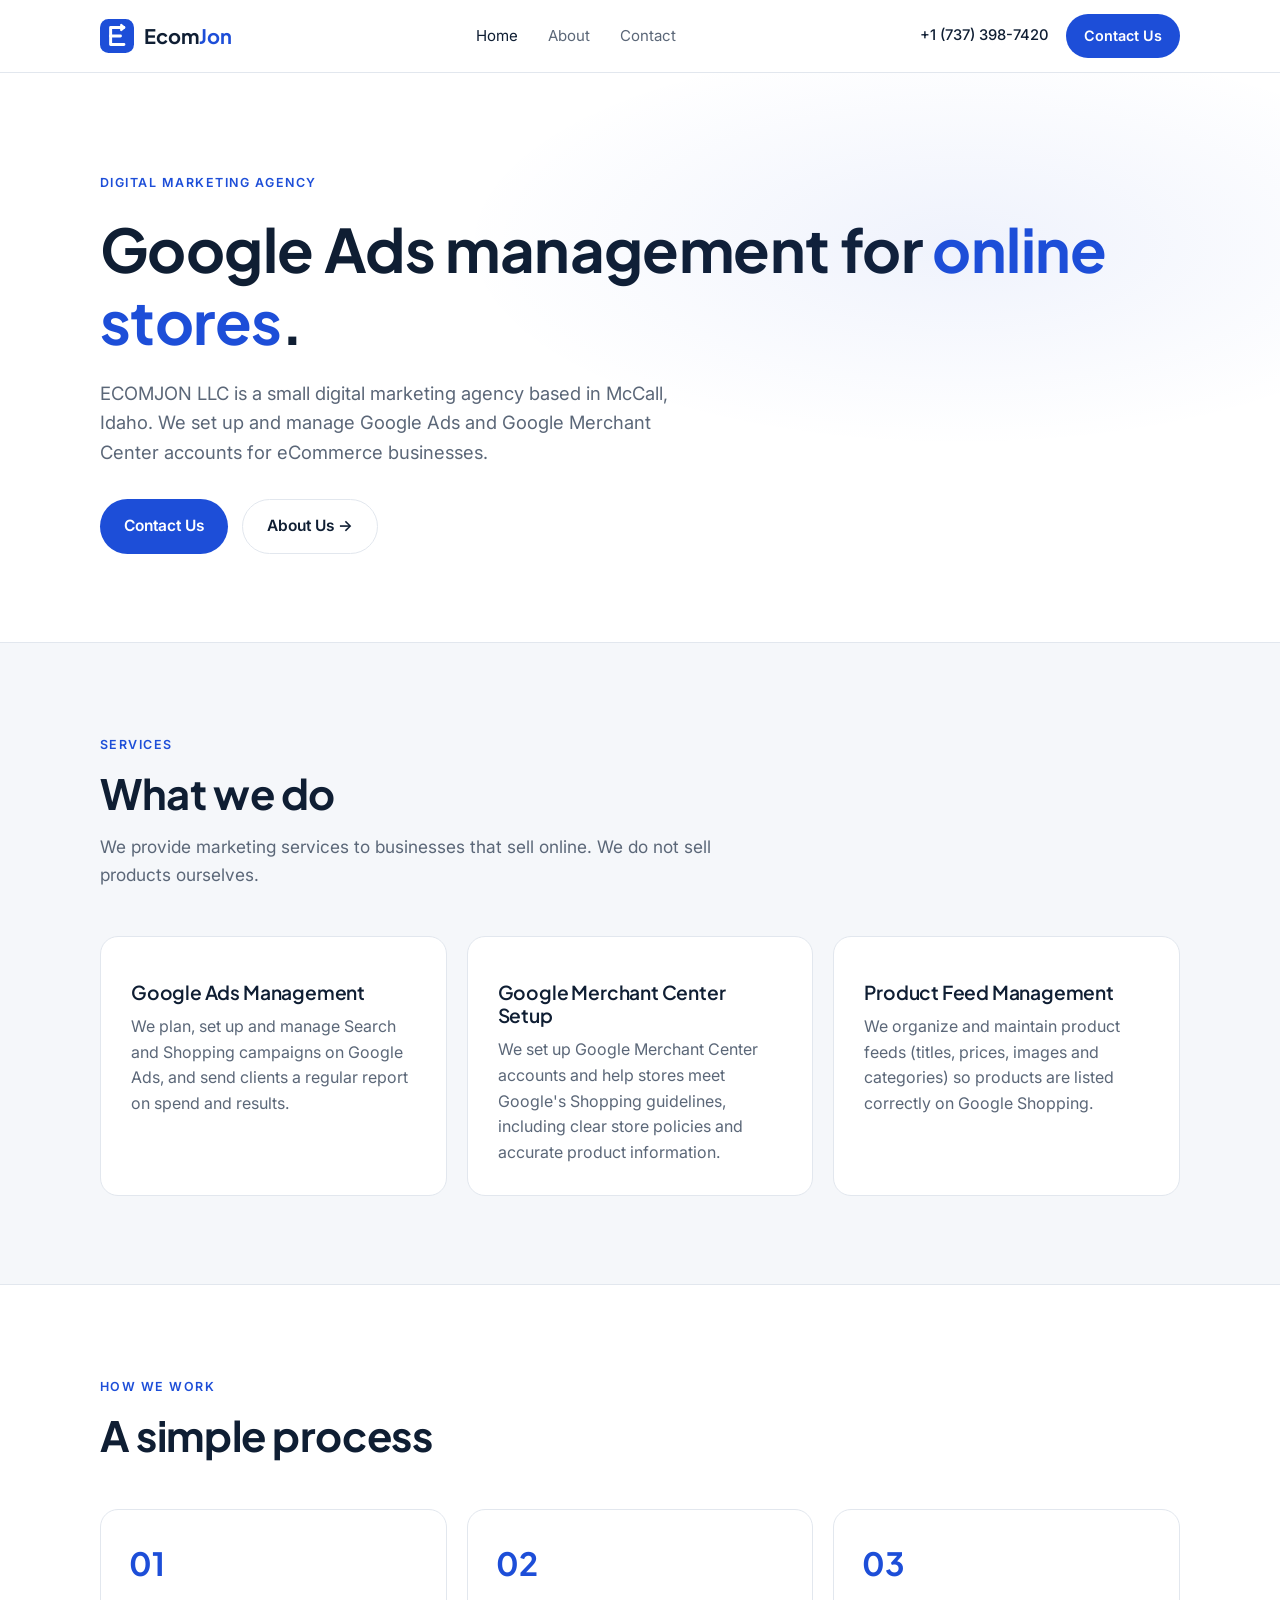
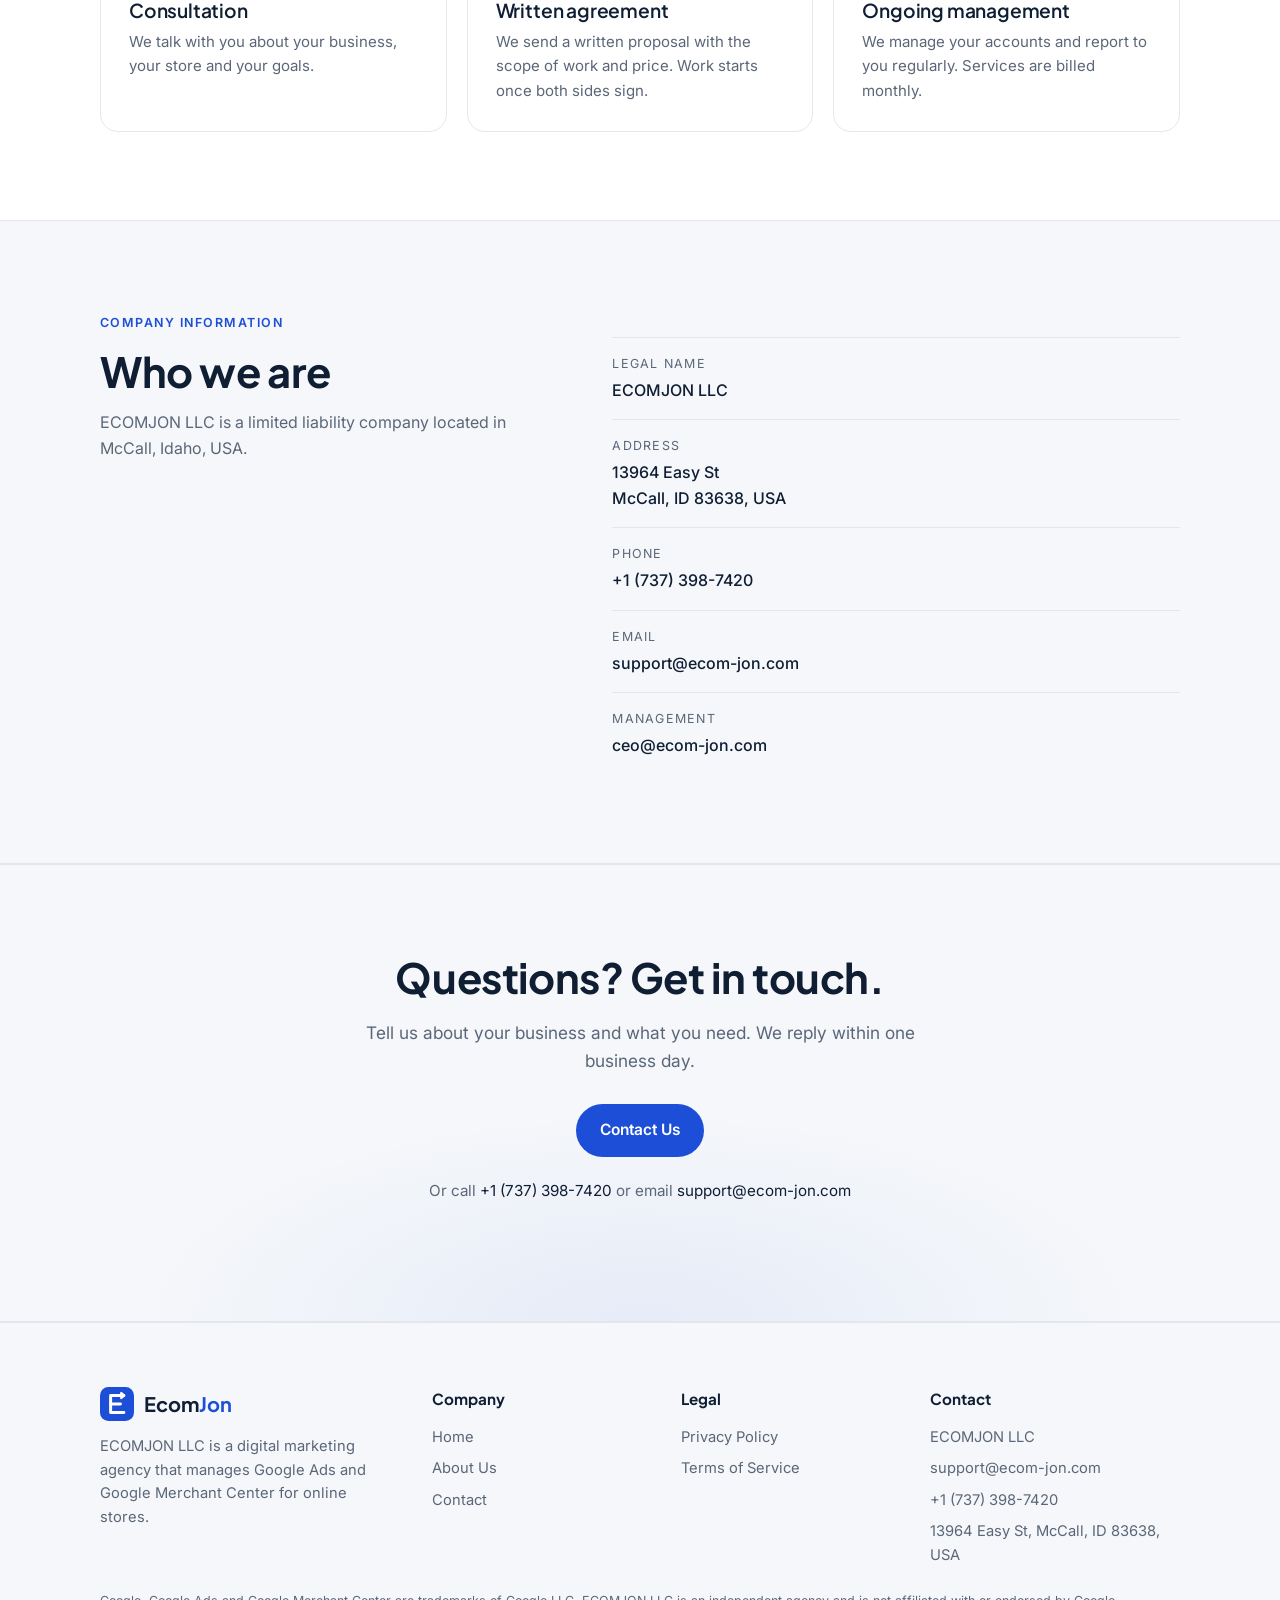
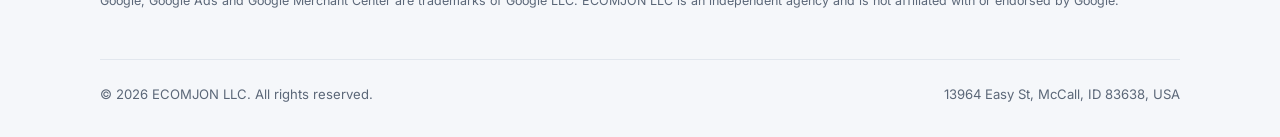
<file: index.html>
<!doctype html>
<html lang="en">
<head>
<meta charset="utf-8">
<meta name="viewport" content="width=device-width, initial-scale=1">
<title>Ecom Jon — Google Ads Management for Online Stores</title>
<meta name="description" content="ECOMJON LLC is a digital marketing agency in McCall, Idaho. We set up and manage Google Ads and Google Merchant Center accounts for online stores.">
<link rel="canonical" href="https://ecom-jon.com/">
<meta property="og:title" content="Ecom Jon — Google Ads Management for Online Stores">
<meta property="og:description" content="ECOMJON LLC is a digital marketing agency in McCall, Idaho. We set up and manage Google Ads and Google Merchant Center accounts for online stores.">
<meta property="og:url" content="https://ecom-jon.com/">
<meta property="og:site_name" content="Ecom Jon">
<meta property="og:type" content="website">
<meta name="theme-color" content="#ffffff">
<link rel="icon" href="/icon.svg" type="image/svg+xml">
<link rel="preconnect" href="https://fonts.googleapis.com">
<link rel="preconnect" href="https://fonts.gstatic.com" crossorigin>
<link href="https://fonts.googleapis.com/css2?family=Inter:wght@400;500;600;700&family=Plus+Jakarta+Sans:wght@500;600;700;800&display=swap" rel="stylesheet">
<link rel="stylesheet" href="/styles.css">
<script type="application/ld+json">{"@context": "https://schema.org", "@type": "Organization", "name": "Ecom Jon", "legalName": "ECOMJON LLC", "url": "https://ecom-jon.com", "logo": "https://ecom-jon.com/icon.svg", "email": "support@ecom-jon.com", "telephone": "+1-737-398-7420", "address": {"@type": "PostalAddress", "streetAddress": "13964 Easy St", "addressLocality": "McCall", "addressRegion": "ID", "postalCode": "83638", "addressCountry": "US"}}</script>
</head>
<body>
<header class="site-header">
  <div class="container nav">
    <a href="/" class="logo" aria-label="Ecom Jon home"><img src="/icon.svg" alt="" width="34" height="34"><span>Ecom<span class="accent">Jon</span></span></a>
    <ul class="nav-links"><li><a href="/" class="active">Home</a></li><li><a href="/about">About</a></li><li><a href="/contact">Contact</a></li></ul>
    <div class="nav-cta">
      <a class="nav-phone" href="tel:+17373987420">+1 (737) 398-7420</a>
      <a class="btn btn-primary" href="/contact">Contact Us</a>
    </div>
    <button class="menu-toggle" aria-expanded="false" aria-label="Open menu">Menu</button>
  </div>
  <nav class="mobile-menu"><a href="/">Home</a><a href="/about">About</a><a href="/contact">Contact</a><a href="tel:+17373987420">+1 (737) 398-7420</a><a class="btn btn-primary" href="/contact">Contact Us</a></nav>
</header>
<main>
<section class="hero">
  <div class="container">
    <span class="eyebrow">Digital Marketing Agency</span>
    <h1>Google Ads management for <span class="accent">online stores</span>.</h1>
    <p class="hero-lead">ECOMJON LLC is a small digital marketing agency based in McCall, Idaho. We set up and manage Google Ads and Google Merchant Center accounts for eCommerce businesses.</p>
    <div class="hero-actions">
      <a class="btn btn-primary" href="/contact">Contact Us</a>
      <a class="btn btn-ghost" href="/about">About Us &rarr;</a>
    </div>
  </div>
</section>

<section class="section-alt" id="services">
  <div class="container">
    <div class="section-head">
      <span class="eyebrow">Services</span>
      <h2>What we do</h2>
      <p>We provide marketing services to businesses that sell online. We do not sell products ourselves.</p>
    </div>
    <div class="grid-3">
      <div class="card">
        <h3>Google Ads Management</h3>
        <p>We plan, set up and manage Search and Shopping campaigns on Google Ads, and send clients a regular report on spend and results.</p>
      </div>
      <div class="card">
        <h3>Google Merchant Center Setup</h3>
        <p>We set up Google Merchant Center accounts and help stores meet Google's Shopping guidelines, including clear store policies and accurate product information.</p>
      </div>
      <div class="card">
        <h3>Product Feed Management</h3>
        <p>We organize and maintain product feeds (titles, prices, images and categories) so products are listed correctly on Google Shopping.</p>
      </div>
    </div>
  </div>
</section>

<section id="how-we-work">
  <div class="container">
    <div class="section-head">
      <span class="eyebrow">How We Work</span>
      <h2>A simple process</h2>
    </div>
    <div class="grid-3">
      <div class="step"><div class="num">01</div><h3>Consultation</h3><p>We talk with you about your business, your store and your goals.</p></div>
      <div class="step"><div class="num">02</div><h3>Written agreement</h3><p>We send a written proposal with the scope of work and price. Work starts once both sides sign.</p></div>
      <div class="step"><div class="num">03</div><h3>Ongoing management</h3><p>We manage your accounts and report to you regularly. Services are billed monthly.</p></div>
    </div>
  </div>
</section>

<section class="section-alt">
  <div class="container contact-grid">
    <div>
      <span class="eyebrow">Company Information</span>
      <h2>Who we are</h2>
      <p style="margin-top:14px">ECOMJON LLC is a limited liability company located in McCall, Idaho, USA.</p>
    </div>
    <div>
      <ul class="info-list">
        <li><span class="label">Legal name</span><span class="val">ECOMJON LLC</span></li>
        <li><span class="label">Address</span><span class="val">13964 Easy St<br>McCall, ID 83638, USA</span></li>
        <li><span class="label">Phone</span><a href="tel:+17373987420">+1 (737) 398-7420</a></li>
        <li><span class="label">Email</span><a href="mailto:support@ecom-jon.com">support@ecom-jon.com</a></li>
        <li><span class="label">Management</span><a href="mailto:ceo@ecom-jon.com">ceo@ecom-jon.com</a></li>
      </ul>
    </div>
  </div>
</section>

<section class="cta-band section-alt">
  <div class="container">
    <h2>Questions? Get in touch.</h2>
    <p>Tell us about your business and what you need. We reply within one business day.</p>
    <a class="btn btn-primary" href="/contact">Contact Us</a>
    <p class="contact-inline">Or call <a href="tel:+17373987420">+1 (737) 398-7420</a> or email <a href="mailto:support@ecom-jon.com">support@ecom-jon.com</a></p>
  </div>
</section>
</main>
<footer class="site-footer">
  <div class="container">
    <div class="footer-grid">
      <div class="footer-about">
        <a href="/" class="logo"><img src="/icon.svg" alt="" width="34" height="34"><span>Ecom<span class="accent">Jon</span></span></a>
        <p>ECOMJON LLC is a digital marketing agency that manages Google Ads and Google Merchant Center for online stores.</p>
      </div>
      <div>
        <h4>Company</h4>
        <ul>
          <li><a href="/">Home</a></li>
          <li><a href="/about">About Us</a></li>
          <li><a href="/contact">Contact</a></li>
        </ul>
      </div>
      <div>
        <h4>Legal</h4>
        <ul>
          <li><a href="/privacy">Privacy Policy</a></li>
          <li><a href="/terms">Terms of Service</a></li>
        </ul>
      </div>
      <div>
        <h4>Contact</h4>
        <ul>
          <li>ECOMJON LLC</li>
          <li><a href="mailto:support@ecom-jon.com">support@ecom-jon.com</a></li>
          <li><a href="tel:+17373987420">+1 (737) 398-7420</a></li>
          <li>13964 Easy St, McCall, ID 83638, USA</li>
        </ul>
      </div>
    </div>
    <p class="disclaimer">Google, Google Ads and Google Merchant Center are trademarks of Google LLC. ECOMJON LLC is an independent agency and is not affiliated with or endorsed by Google.</p>
    <div class="footer-bottom">
      <span>&copy; <span data-year>2026</span> ECOMJON LLC. All rights reserved.</span>
      <span>13964 Easy St, McCall, ID 83638, USA</span>
    </div>
  </div>
</footer>
<script src="/script.js"></script>
</body>
</html>
</file>
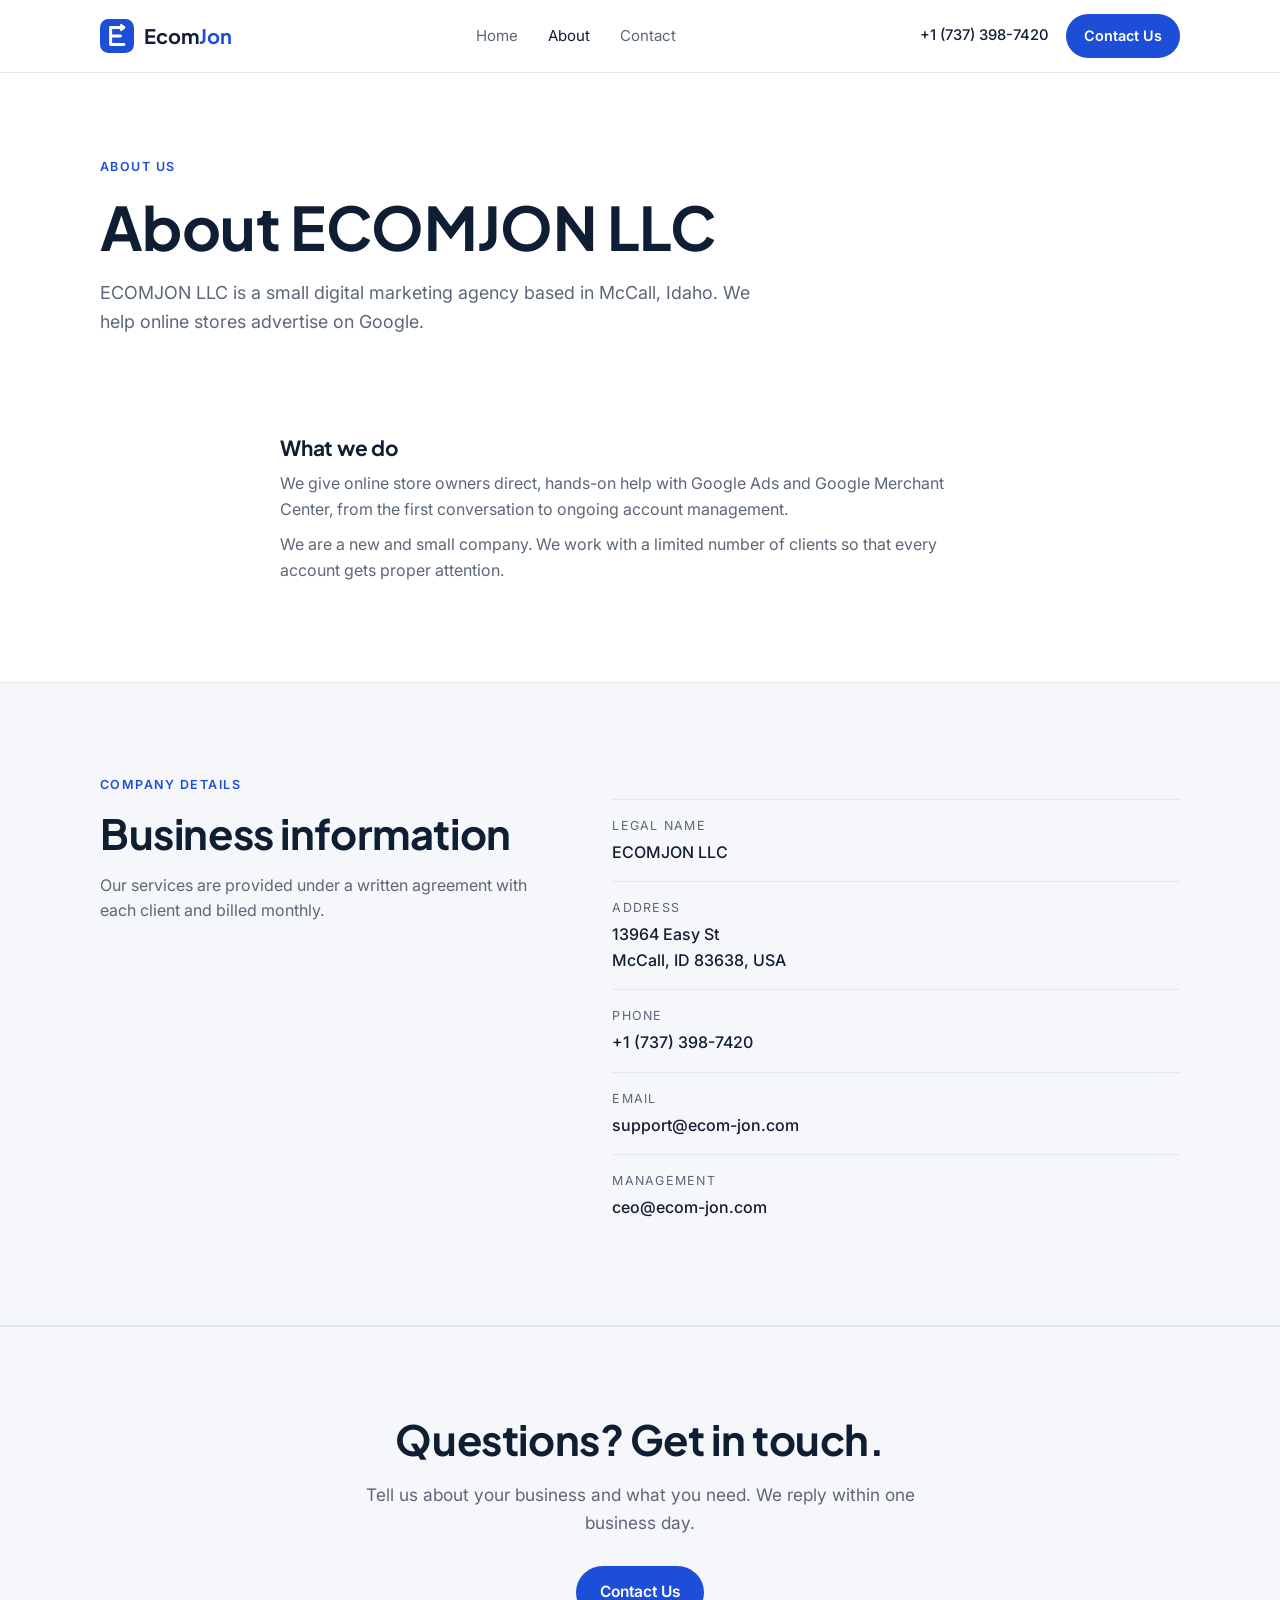
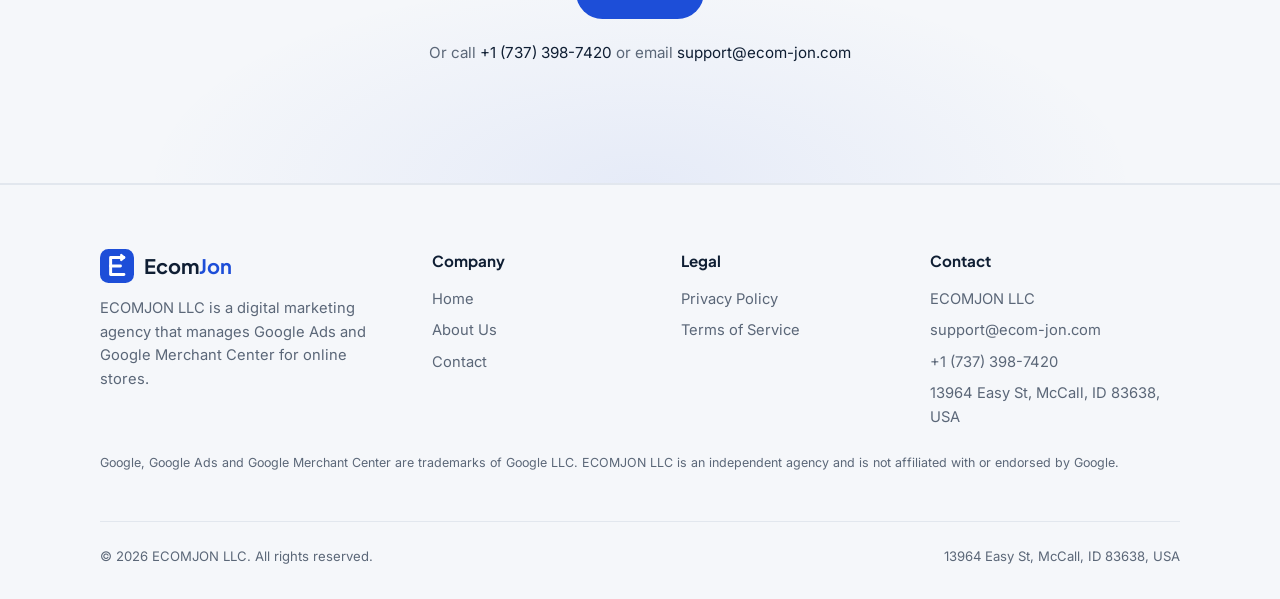
<file: about.html>
<!doctype html>
<html lang="en">
<head>
<meta charset="utf-8">
<meta name="viewport" content="width=device-width, initial-scale=1">
<title>About Ecom Jon — ECOMJON LLC, McCall, Idaho</title>
<meta name="description" content="ECOMJON LLC is a digital marketing agency in McCall, Idaho, providing Google Ads and Google Merchant Center services to online stores.">
<link rel="canonical" href="https://ecom-jon.com/about">
<meta property="og:title" content="About Ecom Jon — ECOMJON LLC, McCall, Idaho">
<meta property="og:description" content="ECOMJON LLC is a digital marketing agency in McCall, Idaho, providing Google Ads and Google Merchant Center services to online stores.">
<meta property="og:url" content="https://ecom-jon.com/about">
<meta property="og:site_name" content="Ecom Jon">
<meta property="og:type" content="website">
<meta name="theme-color" content="#ffffff">
<link rel="icon" href="/icon.svg" type="image/svg+xml">
<link rel="preconnect" href="https://fonts.googleapis.com">
<link rel="preconnect" href="https://fonts.gstatic.com" crossorigin>
<link href="https://fonts.googleapis.com/css2?family=Inter:wght@400;500;600;700&family=Plus+Jakarta+Sans:wght@500;600;700;800&display=swap" rel="stylesheet">
<link rel="stylesheet" href="/styles.css">
<script type="application/ld+json">{"@context": "https://schema.org", "@type": "Organization", "name": "Ecom Jon", "legalName": "ECOMJON LLC", "url": "https://ecom-jon.com", "logo": "https://ecom-jon.com/icon.svg", "email": "support@ecom-jon.com", "telephone": "+1-737-398-7420", "address": {"@type": "PostalAddress", "streetAddress": "13964 Easy St", "addressLocality": "McCall", "addressRegion": "ID", "postalCode": "83638", "addressCountry": "US"}}</script>
</head>
<body>
<header class="site-header">
  <div class="container nav">
    <a href="/" class="logo" aria-label="Ecom Jon home"><img src="/icon.svg" alt="" width="34" height="34"><span>Ecom<span class="accent">Jon</span></span></a>
    <ul class="nav-links"><li><a href="/">Home</a></li><li><a href="/about" class="active">About</a></li><li><a href="/contact">Contact</a></li></ul>
    <div class="nav-cta">
      <a class="nav-phone" href="tel:+17373987420">+1 (737) 398-7420</a>
      <a class="btn btn-primary" href="/contact">Contact Us</a>
    </div>
    <button class="menu-toggle" aria-expanded="false" aria-label="Open menu">Menu</button>
  </div>
  <nav class="mobile-menu"><a href="/">Home</a><a href="/about">About</a><a href="/contact">Contact</a><a href="tel:+17373987420">+1 (737) 398-7420</a><a class="btn btn-primary" href="/contact">Contact Us</a></nav>
</header>
<main>
<section class="page-hero">
  <div class="container">
    <span class="eyebrow">About Us</span>
    <h1>About ECOMJON LLC</h1>
    <p>ECOMJON LLC is a small digital marketing agency based in McCall, Idaho. We help online stores advertise on Google.</p>
  </div>
</section>
<section style="padding-top:24px">
  <div class="container legal">
    <h2>What we do</h2>
    <p>We give online store owners direct, hands-on help with Google Ads and Google Merchant Center, from the first conversation to ongoing account management.</p>
    <p>We are a new and small company. We work with a limited number of clients so that every account gets proper attention.</p>
  </div>
</section>
<section class="section-alt">
  <div class="container contact-grid">
    <div>
      <span class="eyebrow">Company Details</span>
      <h2>Business information</h2>
      <p style="margin-top:14px">Our services are provided under a written agreement with each client and billed monthly.</p>
    </div>
    <div>
      <ul class="info-list">
        <li><span class="label">Legal name</span><span class="val">ECOMJON LLC</span></li>
        <li><span class="label">Address</span><span class="val">13964 Easy St<br>McCall, ID 83638, USA</span></li>
        <li><span class="label">Phone</span><a href="tel:+17373987420">+1 (737) 398-7420</a></li>
        <li><span class="label">Email</span><a href="mailto:support@ecom-jon.com">support@ecom-jon.com</a></li>
        <li><span class="label">Management</span><a href="mailto:ceo@ecom-jon.com">ceo@ecom-jon.com</a></li>
      </ul>
    </div>
  </div>
</section>
<section class="cta-band section-alt">
  <div class="container">
    <h2>Questions? Get in touch.</h2>
    <p>Tell us about your business and what you need. We reply within one business day.</p>
    <a class="btn btn-primary" href="/contact">Contact Us</a>
    <p class="contact-inline">Or call <a href="tel:+17373987420">+1 (737) 398-7420</a> or email <a href="mailto:support@ecom-jon.com">support@ecom-jon.com</a></p>
  </div>
</section>
</main>
<footer class="site-footer">
  <div class="container">
    <div class="footer-grid">
      <div class="footer-about">
        <a href="/" class="logo"><img src="/icon.svg" alt="" width="34" height="34"><span>Ecom<span class="accent">Jon</span></span></a>
        <p>ECOMJON LLC is a digital marketing agency that manages Google Ads and Google Merchant Center for online stores.</p>
      </div>
      <div>
        <h4>Company</h4>
        <ul>
          <li><a href="/">Home</a></li>
          <li><a href="/about">About Us</a></li>
          <li><a href="/contact">Contact</a></li>
        </ul>
      </div>
      <div>
        <h4>Legal</h4>
        <ul>
          <li><a href="/privacy">Privacy Policy</a></li>
          <li><a href="/terms">Terms of Service</a></li>
        </ul>
      </div>
      <div>
        <h4>Contact</h4>
        <ul>
          <li>ECOMJON LLC</li>
          <li><a href="mailto:support@ecom-jon.com">support@ecom-jon.com</a></li>
          <li><a href="tel:+17373987420">+1 (737) 398-7420</a></li>
          <li>13964 Easy St, McCall, ID 83638, USA</li>
        </ul>
      </div>
    </div>
    <p class="disclaimer">Google, Google Ads and Google Merchant Center are trademarks of Google LLC. ECOMJON LLC is an independent agency and is not affiliated with or endorsed by Google.</p>
    <div class="footer-bottom">
      <span>&copy; <span data-year>2026</span> ECOMJON LLC. All rights reserved.</span>
      <span>13964 Easy St, McCall, ID 83638, USA</span>
    </div>
  </div>
</footer>
<script src="/script.js"></script>
</body>
</html>
</file>
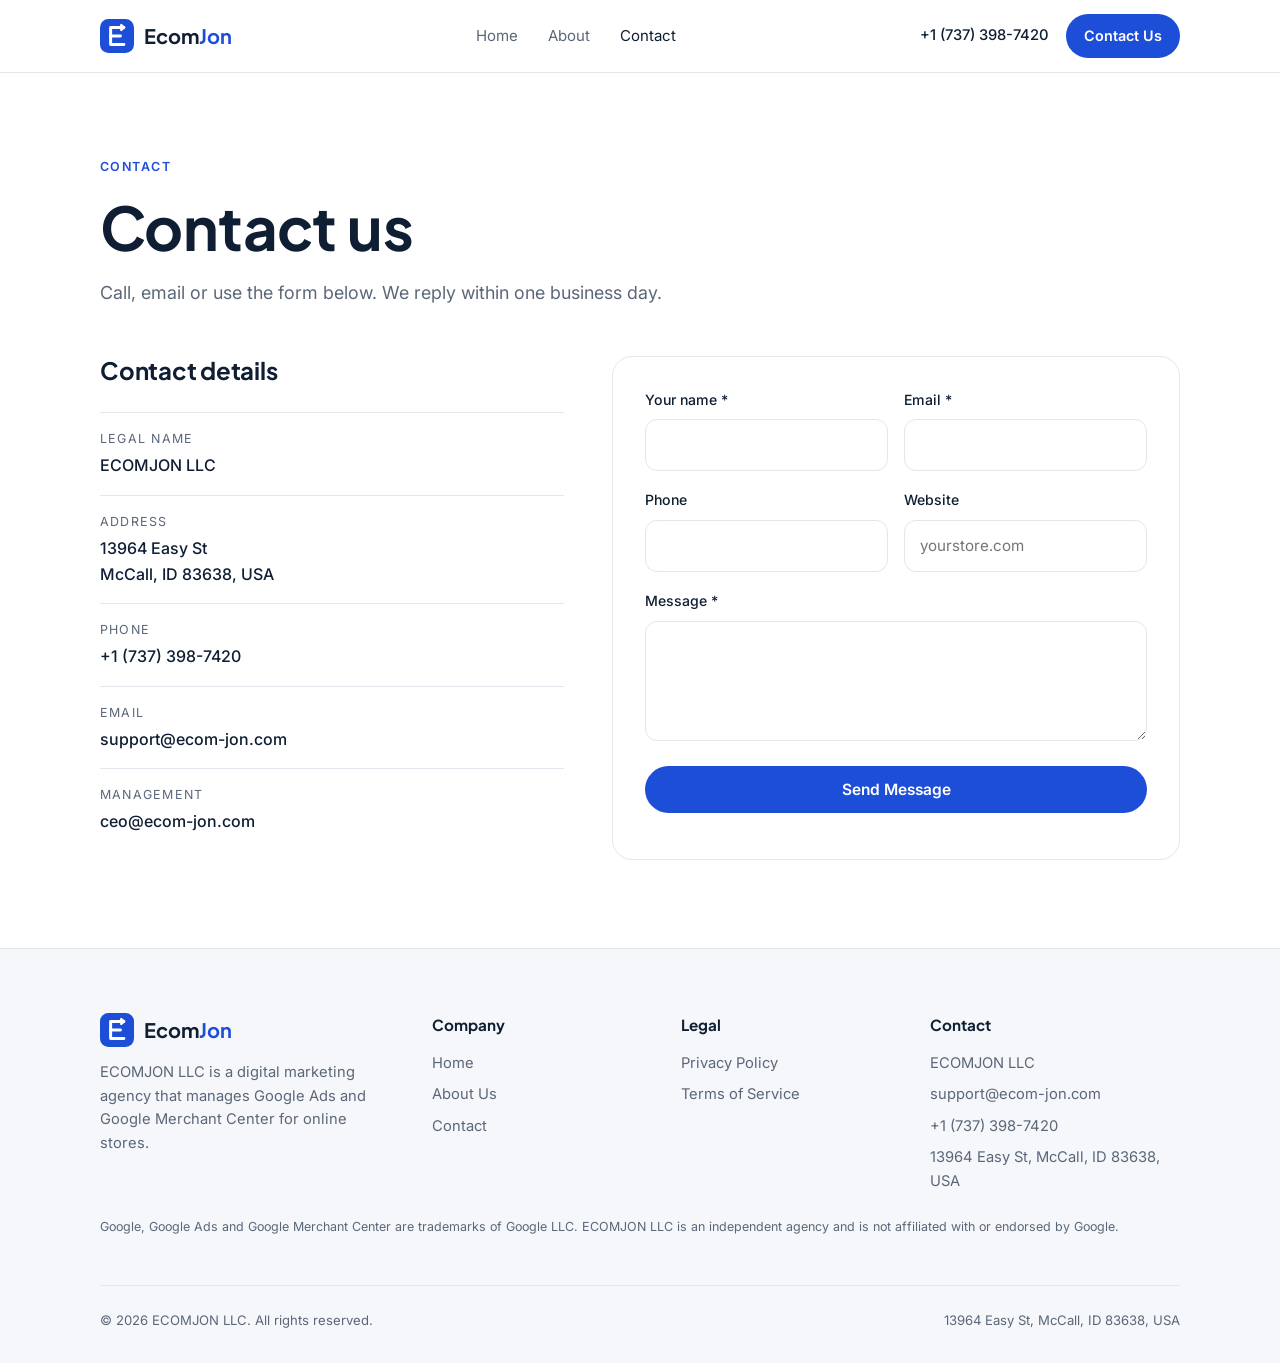
<file: contact.html>
<!doctype html>
<html lang="en">
<head>
<meta charset="utf-8">
<meta name="viewport" content="width=device-width, initial-scale=1">
<title>Contact Ecom Jon — ECOMJON LLC</title>
<meta name="description" content="Contact ECOMJON LLC in McCall, Idaho. Phone +1 (737) 398-7420, email support@ecom-jon.com.">
<link rel="canonical" href="https://ecom-jon.com/contact">
<meta property="og:title" content="Contact Ecom Jon — ECOMJON LLC">
<meta property="og:description" content="Contact ECOMJON LLC in McCall, Idaho. Phone +1 (737) 398-7420, email support@ecom-jon.com.">
<meta property="og:url" content="https://ecom-jon.com/contact">
<meta property="og:site_name" content="Ecom Jon">
<meta property="og:type" content="website">
<meta name="theme-color" content="#ffffff">
<link rel="icon" href="/icon.svg" type="image/svg+xml">
<link rel="preconnect" href="https://fonts.googleapis.com">
<link rel="preconnect" href="https://fonts.gstatic.com" crossorigin>
<link href="https://fonts.googleapis.com/css2?family=Inter:wght@400;500;600;700&family=Plus+Jakarta+Sans:wght@500;600;700;800&display=swap" rel="stylesheet">
<link rel="stylesheet" href="/styles.css">
<script type="application/ld+json">{"@context": "https://schema.org", "@type": "Organization", "name": "Ecom Jon", "legalName": "ECOMJON LLC", "url": "https://ecom-jon.com", "logo": "https://ecom-jon.com/icon.svg", "email": "support@ecom-jon.com", "telephone": "+1-737-398-7420", "address": {"@type": "PostalAddress", "streetAddress": "13964 Easy St", "addressLocality": "McCall", "addressRegion": "ID", "postalCode": "83638", "addressCountry": "US"}}</script>
</head>
<body>
<header class="site-header">
  <div class="container nav">
    <a href="/" class="logo" aria-label="Ecom Jon home"><img src="/icon.svg" alt="" width="34" height="34"><span>Ecom<span class="accent">Jon</span></span></a>
    <ul class="nav-links"><li><a href="/">Home</a></li><li><a href="/about">About</a></li><li><a href="/contact" class="active">Contact</a></li></ul>
    <div class="nav-cta">
      <a class="nav-phone" href="tel:+17373987420">+1 (737) 398-7420</a>
      <a class="btn btn-primary" href="/contact">Contact Us</a>
    </div>
    <button class="menu-toggle" aria-expanded="false" aria-label="Open menu">Menu</button>
  </div>
  <nav class="mobile-menu"><a href="/">Home</a><a href="/about">About</a><a href="/contact">Contact</a><a href="tel:+17373987420">+1 (737) 398-7420</a><a class="btn btn-primary" href="/contact">Contact Us</a></nav>
</header>
<main>
<section class="page-hero" style="padding-bottom:24px">
  <div class="container">
    <span class="eyebrow">Contact</span>
    <h1>Contact us</h1>
    <p>Call, email or use the form below. We reply within one business day.</p>
  </div>
</section>
<section style="padding-top:24px">
  <div class="container contact-grid">
    <div>
      <h2 style="font-size:1.5rem">Contact details</h2>
      <ul class="info-list">
        <li><span class="label">Legal name</span><span class="val">ECOMJON LLC</span></li>
        <li><span class="label">Address</span><span class="val">13964 Easy St<br>McCall, ID 83638, USA</span></li>
        <li><span class="label">Phone</span><a href="tel:+17373987420">+1 (737) 398-7420</a></li>
        <li><span class="label">Email</span><a href="mailto:support@ecom-jon.com">support@ecom-jon.com</a></li>
        <li><span class="label">Management</span><a href="mailto:ceo@ecom-jon.com">ceo@ecom-jon.com</a></li>
      </ul>
    </div>
    <form class="form" id="contact-form">
      <div class="form-row">
        <div class="field"><label for="name">Your name *</label><input id="name" name="name" required autocomplete="name"></div>
        <div class="field"><label for="email">Email *</label><input id="email" name="email" type="email" required autocomplete="email"></div>
      </div>
      <div class="form-row">
        <div class="field"><label for="phone">Phone</label><input id="phone" name="phone" type="tel" autocomplete="tel"></div>
        <div class="field"><label for="website">Website</label><input id="website" name="website" placeholder="yourstore.com"></div>
      </div>
      <div class="field"><label for="message">Message *</label><textarea id="message" name="message" required></textarea></div>
      <input type="text" name="_honey" style="display:none" tabindex="-1" autocomplete="off">
      <button type="submit" class="btn btn-primary">Send Message</button>
      <p class="form-status" role="status" aria-live="polite"></p>
    </form>
  </div>
</section>
</main>
<footer class="site-footer">
  <div class="container">
    <div class="footer-grid">
      <div class="footer-about">
        <a href="/" class="logo"><img src="/icon.svg" alt="" width="34" height="34"><span>Ecom<span class="accent">Jon</span></span></a>
        <p>ECOMJON LLC is a digital marketing agency that manages Google Ads and Google Merchant Center for online stores.</p>
      </div>
      <div>
        <h4>Company</h4>
        <ul>
          <li><a href="/">Home</a></li>
          <li><a href="/about">About Us</a></li>
          <li><a href="/contact">Contact</a></li>
        </ul>
      </div>
      <div>
        <h4>Legal</h4>
        <ul>
          <li><a href="/privacy">Privacy Policy</a></li>
          <li><a href="/terms">Terms of Service</a></li>
        </ul>
      </div>
      <div>
        <h4>Contact</h4>
        <ul>
          <li>ECOMJON LLC</li>
          <li><a href="mailto:support@ecom-jon.com">support@ecom-jon.com</a></li>
          <li><a href="tel:+17373987420">+1 (737) 398-7420</a></li>
          <li>13964 Easy St, McCall, ID 83638, USA</li>
        </ul>
      </div>
    </div>
    <p class="disclaimer">Google, Google Ads and Google Merchant Center are trademarks of Google LLC. ECOMJON LLC is an independent agency and is not affiliated with or endorsed by Google.</p>
    <div class="footer-bottom">
      <span>&copy; <span data-year>2026</span> ECOMJON LLC. All rights reserved.</span>
      <span>13964 Easy St, McCall, ID 83638, USA</span>
    </div>
  </div>
</footer>
<script src="/script.js"></script>
</body>
</html>
</file>
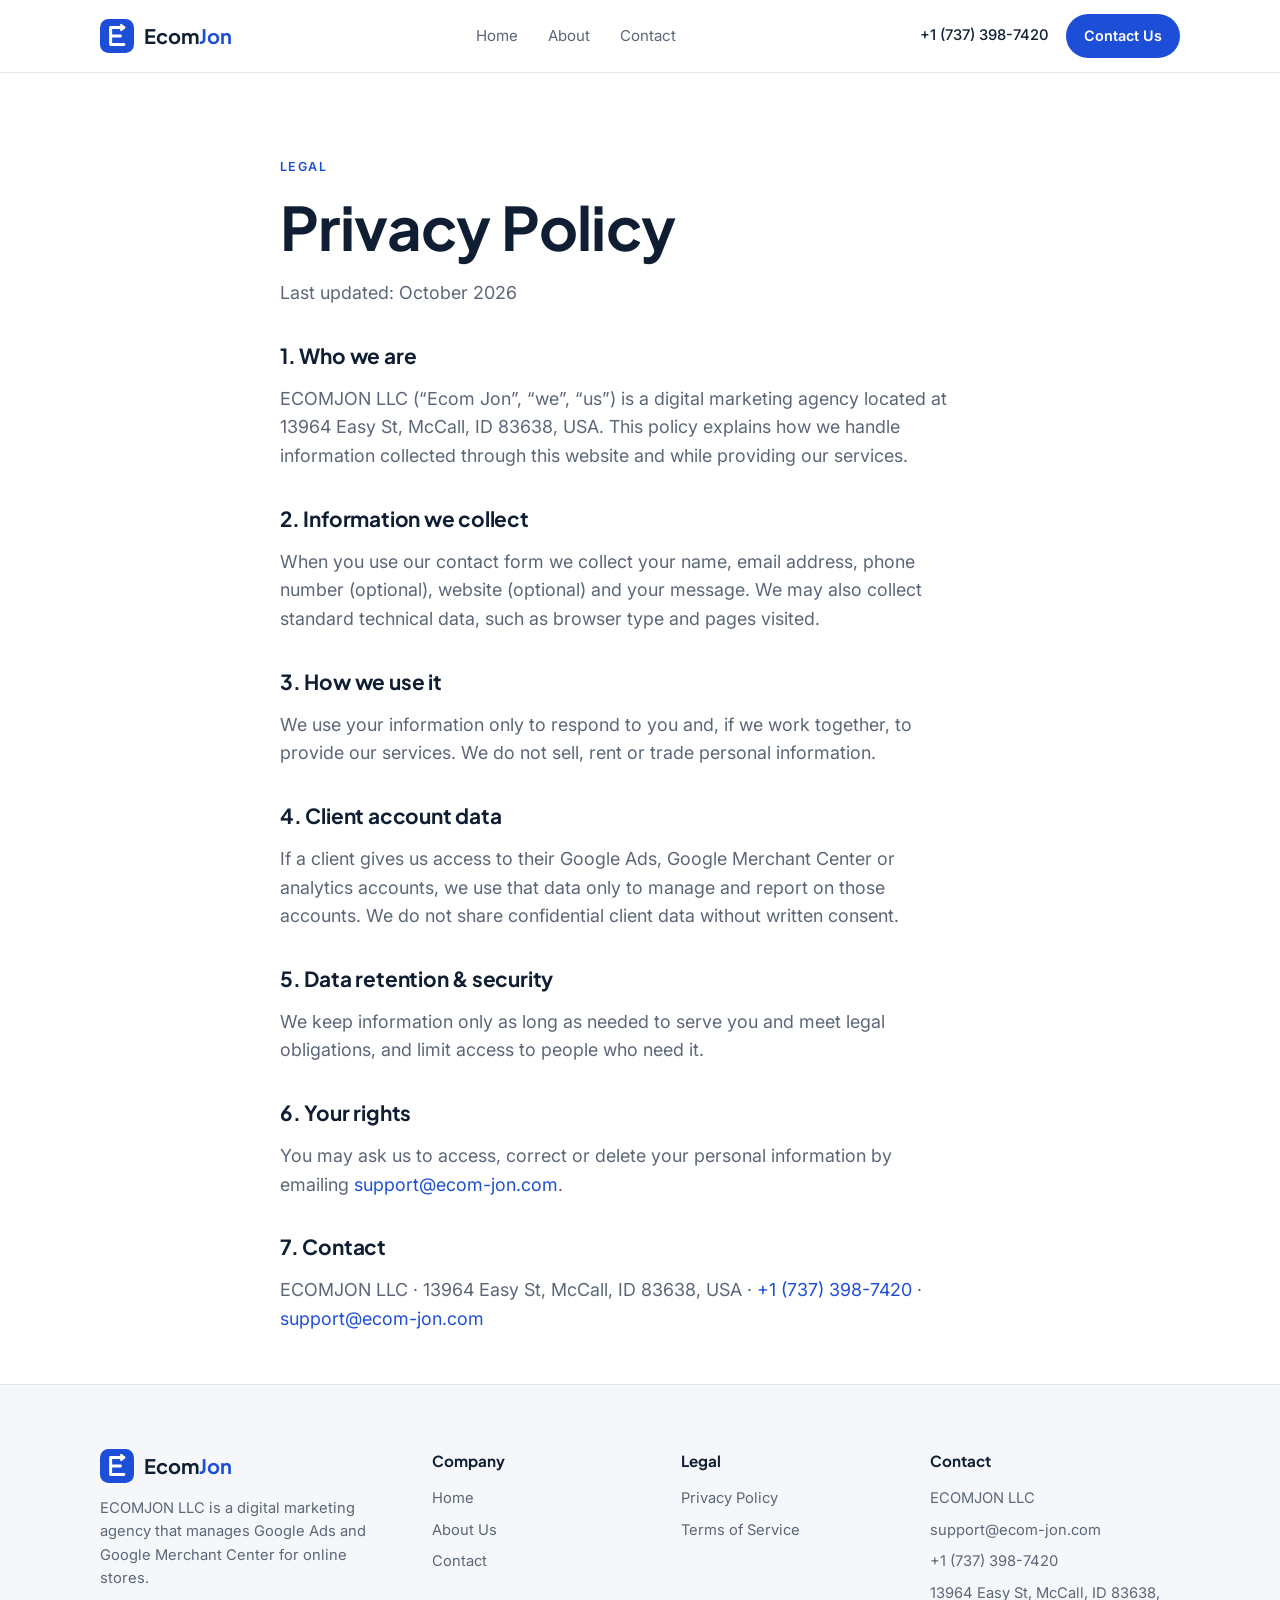
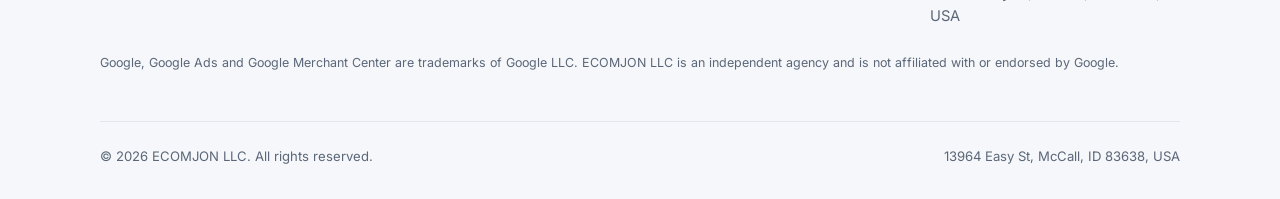
<file: privacy.html>
<!doctype html>
<html lang="en">
<head>
<meta charset="utf-8">
<meta name="viewport" content="width=device-width, initial-scale=1">
<title>Privacy Policy — ECOMJON LLC</title>
<meta name="description" content="Privacy policy for ECOMJON LLC (ecom-jon.com).">
<link rel="canonical" href="https://ecom-jon.com/privacy">
<meta property="og:title" content="Privacy Policy — ECOMJON LLC">
<meta property="og:description" content="Privacy policy for ECOMJON LLC (ecom-jon.com).">
<meta property="og:url" content="https://ecom-jon.com/privacy">
<meta property="og:site_name" content="Ecom Jon">
<meta property="og:type" content="website">
<meta name="theme-color" content="#ffffff">
<link rel="icon" href="/icon.svg" type="image/svg+xml">
<link rel="preconnect" href="https://fonts.googleapis.com">
<link rel="preconnect" href="https://fonts.gstatic.com" crossorigin>
<link href="https://fonts.googleapis.com/css2?family=Inter:wght@400;500;600;700&family=Plus+Jakarta+Sans:wght@500;600;700;800&display=swap" rel="stylesheet">
<link rel="stylesheet" href="/styles.css">
<script type="application/ld+json">{"@context": "https://schema.org", "@type": "Organization", "name": "Ecom Jon", "legalName": "ECOMJON LLC", "url": "https://ecom-jon.com", "logo": "https://ecom-jon.com/icon.svg", "email": "support@ecom-jon.com", "telephone": "+1-737-398-7420", "address": {"@type": "PostalAddress", "streetAddress": "13964 Easy St", "addressLocality": "McCall", "addressRegion": "ID", "postalCode": "83638", "addressCountry": "US"}}</script>
</head>
<body>
<header class="site-header">
  <div class="container nav">
    <a href="/" class="logo" aria-label="Ecom Jon home"><img src="/icon.svg" alt="" width="34" height="34"><span>Ecom<span class="accent">Jon</span></span></a>
    <ul class="nav-links"><li><a href="/">Home</a></li><li><a href="/about">About</a></li><li><a href="/contact">Contact</a></li></ul>
    <div class="nav-cta">
      <a class="nav-phone" href="tel:+17373987420">+1 (737) 398-7420</a>
      <a class="btn btn-primary" href="/contact">Contact Us</a>
    </div>
    <button class="menu-toggle" aria-expanded="false" aria-label="Open menu">Menu</button>
  </div>
  <nav class="mobile-menu"><a href="/">Home</a><a href="/about">About</a><a href="/contact">Contact</a><a href="tel:+17373987420">+1 (737) 398-7420</a><a class="btn btn-primary" href="/contact">Contact Us</a></nav>
</header>
<main>
<section class="page-hero">
  <div class="container legal">
    <span class="eyebrow">Legal</span>
    <h1>Privacy Policy</h1>
    <p>Last updated: October 2026</p>
    <h2>1. Who we are</h2>
    <p>ECOMJON LLC (&ldquo;Ecom Jon&rdquo;, &ldquo;we&rdquo;, &ldquo;us&rdquo;) is a digital marketing agency located at 13964 Easy St, McCall, ID 83638, USA. This policy explains how we handle information collected through this website and while providing our services.</p>
    <h2>2. Information we collect</h2>
    <p>When you use our contact form we collect your name, email address, phone number (optional), website (optional) and your message. We may also collect standard technical data, such as browser type and pages visited.</p>
    <h2>3. How we use it</h2>
    <p>We use your information only to respond to you and, if we work together, to provide our services. We do not sell, rent or trade personal information.</p>
    <h2>4. Client account data</h2>
    <p>If a client gives us access to their Google Ads, Google Merchant Center or analytics accounts, we use that data only to manage and report on those accounts. We do not share confidential client data without written consent.</p>
    <h2>5. Data retention &amp; security</h2>
    <p>We keep information only as long as needed to serve you and meet legal obligations, and limit access to people who need it.</p>
    <h2>6. Your rights</h2>
    <p>You may ask us to access, correct or delete your personal information by emailing <a href="mailto:support@ecom-jon.com">support@ecom-jon.com</a>.</p>
    <h2>7. Contact</h2>
    <p>ECOMJON LLC &middot; 13964 Easy St, McCall, ID 83638, USA &middot; <a href="tel:+17373987420">+1 (737) 398-7420</a> &middot; <a href="mailto:support@ecom-jon.com">support@ecom-jon.com</a></p>
  </div>
</section>
</main>
<footer class="site-footer">
  <div class="container">
    <div class="footer-grid">
      <div class="footer-about">
        <a href="/" class="logo"><img src="/icon.svg" alt="" width="34" height="34"><span>Ecom<span class="accent">Jon</span></span></a>
        <p>ECOMJON LLC is a digital marketing agency that manages Google Ads and Google Merchant Center for online stores.</p>
      </div>
      <div>
        <h4>Company</h4>
        <ul>
          <li><a href="/">Home</a></li>
          <li><a href="/about">About Us</a></li>
          <li><a href="/contact">Contact</a></li>
        </ul>
      </div>
      <div>
        <h4>Legal</h4>
        <ul>
          <li><a href="/privacy">Privacy Policy</a></li>
          <li><a href="/terms">Terms of Service</a></li>
        </ul>
      </div>
      <div>
        <h4>Contact</h4>
        <ul>
          <li>ECOMJON LLC</li>
          <li><a href="mailto:support@ecom-jon.com">support@ecom-jon.com</a></li>
          <li><a href="tel:+17373987420">+1 (737) 398-7420</a></li>
          <li>13964 Easy St, McCall, ID 83638, USA</li>
        </ul>
      </div>
    </div>
    <p class="disclaimer">Google, Google Ads and Google Merchant Center are trademarks of Google LLC. ECOMJON LLC is an independent agency and is not affiliated with or endorsed by Google.</p>
    <div class="footer-bottom">
      <span>&copy; <span data-year>2026</span> ECOMJON LLC. All rights reserved.</span>
      <span>13964 Easy St, McCall, ID 83638, USA</span>
    </div>
  </div>
</footer>
<script src="/script.js"></script>
</body>
</html>
</file>
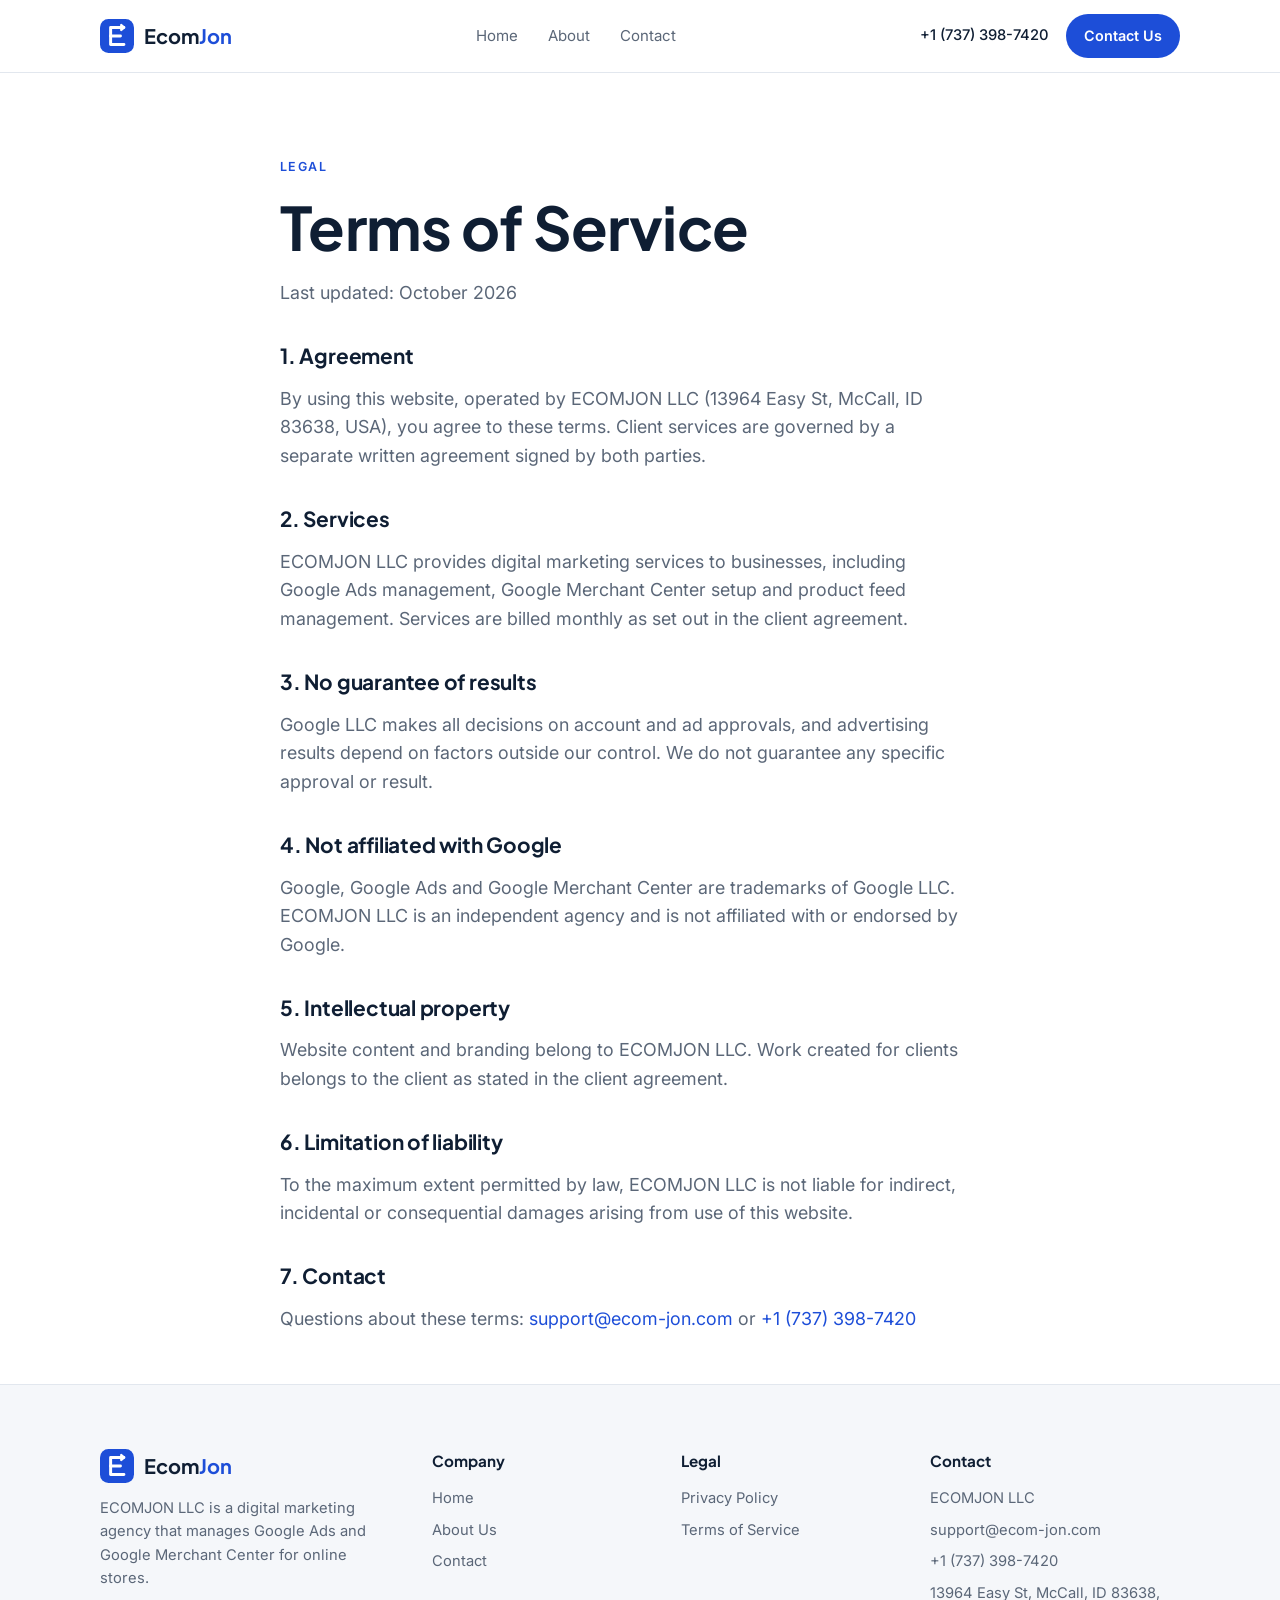
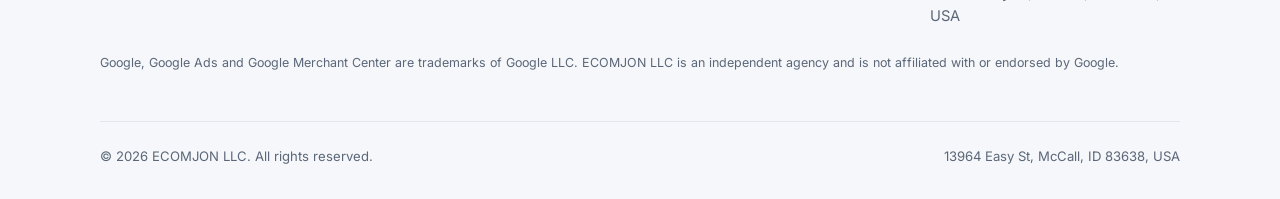
<file: terms.html>
<!doctype html>
<html lang="en">
<head>
<meta charset="utf-8">
<meta name="viewport" content="width=device-width, initial-scale=1">
<title>Terms of Service — ECOMJON LLC</title>
<meta name="description" content="Terms of service for ECOMJON LLC (ecom-jon.com).">
<link rel="canonical" href="https://ecom-jon.com/terms">
<meta property="og:title" content="Terms of Service — ECOMJON LLC">
<meta property="og:description" content="Terms of service for ECOMJON LLC (ecom-jon.com).">
<meta property="og:url" content="https://ecom-jon.com/terms">
<meta property="og:site_name" content="Ecom Jon">
<meta property="og:type" content="website">
<meta name="theme-color" content="#ffffff">
<link rel="icon" href="/icon.svg" type="image/svg+xml">
<link rel="preconnect" href="https://fonts.googleapis.com">
<link rel="preconnect" href="https://fonts.gstatic.com" crossorigin>
<link href="https://fonts.googleapis.com/css2?family=Inter:wght@400;500;600;700&family=Plus+Jakarta+Sans:wght@500;600;700;800&display=swap" rel="stylesheet">
<link rel="stylesheet" href="/styles.css">
<script type="application/ld+json">{"@context": "https://schema.org", "@type": "Organization", "name": "Ecom Jon", "legalName": "ECOMJON LLC", "url": "https://ecom-jon.com", "logo": "https://ecom-jon.com/icon.svg", "email": "support@ecom-jon.com", "telephone": "+1-737-398-7420", "address": {"@type": "PostalAddress", "streetAddress": "13964 Easy St", "addressLocality": "McCall", "addressRegion": "ID", "postalCode": "83638", "addressCountry": "US"}}</script>
</head>
<body>
<header class="site-header">
  <div class="container nav">
    <a href="/" class="logo" aria-label="Ecom Jon home"><img src="/icon.svg" alt="" width="34" height="34"><span>Ecom<span class="accent">Jon</span></span></a>
    <ul class="nav-links"><li><a href="/">Home</a></li><li><a href="/about">About</a></li><li><a href="/contact">Contact</a></li></ul>
    <div class="nav-cta">
      <a class="nav-phone" href="tel:+17373987420">+1 (737) 398-7420</a>
      <a class="btn btn-primary" href="/contact">Contact Us</a>
    </div>
    <button class="menu-toggle" aria-expanded="false" aria-label="Open menu">Menu</button>
  </div>
  <nav class="mobile-menu"><a href="/">Home</a><a href="/about">About</a><a href="/contact">Contact</a><a href="tel:+17373987420">+1 (737) 398-7420</a><a class="btn btn-primary" href="/contact">Contact Us</a></nav>
</header>
<main>
<section class="page-hero">
  <div class="container legal">
    <span class="eyebrow">Legal</span>
    <h1>Terms of Service</h1>
    <p>Last updated: October 2026</p>
    <h2>1. Agreement</h2>
    <p>By using this website, operated by ECOMJON LLC (13964 Easy St, McCall, ID 83638, USA), you agree to these terms. Client services are governed by a separate written agreement signed by both parties.</p>
    <h2>2. Services</h2>
    <p>ECOMJON LLC provides digital marketing services to businesses, including Google Ads management, Google Merchant Center setup and product feed management. Services are billed monthly as set out in the client agreement.</p>
    <h2>3. No guarantee of results</h2>
    <p>Google LLC makes all decisions on account and ad approvals, and advertising results depend on factors outside our control. We do not guarantee any specific approval or result.</p>
    <h2>4. Not affiliated with Google</h2>
    <p>Google, Google Ads and Google Merchant Center are trademarks of Google LLC. ECOMJON LLC is an independent agency and is not affiliated with or endorsed by Google.</p>
    <h2>5. Intellectual property</h2>
    <p>Website content and branding belong to ECOMJON LLC. Work created for clients belongs to the client as stated in the client agreement.</p>
    <h2>6. Limitation of liability</h2>
    <p>To the maximum extent permitted by law, ECOMJON LLC is not liable for indirect, incidental or consequential damages arising from use of this website.</p>
    <h2>7. Contact</h2>
    <p>Questions about these terms: <a href="mailto:support@ecom-jon.com">support@ecom-jon.com</a> or <a href="tel:+17373987420">+1 (737) 398-7420</a></p>
  </div>
</section>
</main>
<footer class="site-footer">
  <div class="container">
    <div class="footer-grid">
      <div class="footer-about">
        <a href="/" class="logo"><img src="/icon.svg" alt="" width="34" height="34"><span>Ecom<span class="accent">Jon</span></span></a>
        <p>ECOMJON LLC is a digital marketing agency that manages Google Ads and Google Merchant Center for online stores.</p>
      </div>
      <div>
        <h4>Company</h4>
        <ul>
          <li><a href="/">Home</a></li>
          <li><a href="/about">About Us</a></li>
          <li><a href="/contact">Contact</a></li>
        </ul>
      </div>
      <div>
        <h4>Legal</h4>
        <ul>
          <li><a href="/privacy">Privacy Policy</a></li>
          <li><a href="/terms">Terms of Service</a></li>
        </ul>
      </div>
      <div>
        <h4>Contact</h4>
        <ul>
          <li>ECOMJON LLC</li>
          <li><a href="mailto:support@ecom-jon.com">support@ecom-jon.com</a></li>
          <li><a href="tel:+17373987420">+1 (737) 398-7420</a></li>
          <li>13964 Easy St, McCall, ID 83638, USA</li>
        </ul>
      </div>
    </div>
    <p class="disclaimer">Google, Google Ads and Google Merchant Center are trademarks of Google LLC. ECOMJON LLC is an independent agency and is not affiliated with or endorsed by Google.</p>
    <div class="footer-bottom">
      <span>&copy; <span data-year>2026</span> ECOMJON LLC. All rights reserved.</span>
      <span>13964 Easy St, McCall, ID 83638, USA</span>
    </div>
  </div>
</footer>
<script src="/script.js"></script>
</body>
</html>
</file>
<file: styles.css>
:root {
  --bg: #ffffff;
  --surface: #f5f7fa;
  --card: #ffffff;
  --line: #e2e7ee;
  --text: #0f1e33;
  --muted: #5b6778;
  --primary: #1d4ed8;
  --primary-dark: #1e3a8a;
  --good: #15803d;
  --good-soft: #e7f5ec;
  --bad: #b42318;
  --bad-soft: #fdecea;
  --display: "Plus Jakarta Sans", system-ui, sans-serif;
  --sans: "Inter", system-ui, -apple-system, sans-serif;
  --max: 1120px;
}

* { box-sizing: border-box; margin: 0; padding: 0; }
html { scroll-behavior: smooth; }
body {
  background: var(--bg);
  color: var(--text);
  font-family: var(--sans);
  font-size: 16px;
  line-height: 1.6;
  -webkit-font-smoothing: antialiased;
}
a { color: inherit; text-decoration: none; }
img, svg { display: block; max-width: 100%; }
h1, h2, h3 { font-family: var(--display); line-height: 1.2; letter-spacing: -0.01em; }
h1 { font-size: clamp(2.2rem, 5.5vw, 3.75rem); font-weight: 700; }
h2 { font-size: clamp(1.75rem, 3.6vw, 2.6rem); font-weight: 700; }
h3 { font-size: 1.2rem; font-weight: 600; }
p { color: var(--muted); }
.accent { color: var(--primary); }

.container { max-width: var(--max); margin: 0 auto; padding: 0 20px; }
section { padding: 88px 0; }
.section-alt { background: var(--surface); border-top: 1px solid var(--line); border-bottom: 1px solid var(--line); }
.eyebrow {
  display: inline-block;
  font-size: 0.78rem;
  font-weight: 600;
  letter-spacing: 0.12em;
  text-transform: uppercase;
  color: var(--primary);
  margin-bottom: 14px;
}
.section-head { max-width: 680px; margin-bottom: 48px; }
.section-head p { margin-top: 14px; font-size: 1.08rem; }
.center { text-align: center; margin-left: auto; margin-right: auto; }

/* Buttons */
.btn {
  display: inline-flex;
  align-items: center;
  justify-content: center;
  gap: 8px;
  padding: 14px 24px;
  border-radius: 999px;
  font-weight: 600;
  font-size: 0.97rem;
  transition: transform 0.15s, box-shadow 0.15s, background 0.15s;
  cursor: pointer;
  border: 0;
  font-family: inherit;
}
.btn-primary { background: var(--primary); color: #fff; }
.btn-primary:hover { background: var(--primary-dark); transform: translateY(-1px); box-shadow: 0 8px 20px rgba(29, 78, 216, 0.2); }
.btn-ghost { border: 1px solid var(--line); color: var(--text); background: #fff; }
.btn-ghost:hover { background: var(--surface); }

/* Header */
.site-header {
  position: sticky;
  top: 0;
  z-index: 50;
  background: rgba(255, 255, 255, 0.92);
  backdrop-filter: blur(12px);
  -webkit-backdrop-filter: blur(12px);
  border-bottom: 1px solid var(--line);
}
.nav { display: flex; align-items: center; justify-content: space-between; height: 72px; gap: 20px; }
.logo { display: flex; align-items: center; gap: 10px; font-family: var(--display); font-weight: 700; font-size: 1.25rem; }
.logo img { width: 34px; height: 34px; }
.nav-links { display: flex; align-items: center; gap: 30px; list-style: none; }
.nav-links a { font-size: 0.94rem; color: var(--muted); transition: color 0.15s; }
.nav-links a:hover, .nav-links a.active { color: var(--text); }
.nav-cta { display: flex; align-items: center; gap: 18px; }
.nav-phone { font-size: 0.92rem; color: var(--text); font-weight: 500; }
.nav-cta .btn { padding: 10px 18px; font-size: 0.9rem; }
.menu-toggle { display: none; background: none; border: 1px solid var(--line); color: var(--text); border-radius: 10px; padding: 8px 12px; font-size: 0.9rem; cursor: pointer; font-family: inherit; }
.mobile-menu { display: none; border-top: 1px solid var(--line); padding: 16px 20px 24px; }
.mobile-menu a { display: block; padding: 12px 0; color: var(--text); border-bottom: 1px solid var(--line); }
.mobile-menu .btn { margin-top: 16px; width: 100%; }
.mobile-menu.open { display: block; }

/* Hero */
.hero { position: relative; padding: 96px 0 88px; overflow: hidden; }
.hero::before {
  content: "";
  position: absolute;
  inset: 0;
  background: radial-gradient(ellipse 60% 55% at 75% 30%, rgba(29, 78, 216, 0.07), transparent 65%);
  pointer-events: none;
}
.hero-grid { position: relative; display: grid; grid-template-columns: 1.15fr 0.85fr; gap: 56px; align-items: center; }
.hero h1 { margin: 6px 0 22px; }
.hero-lead { font-size: 1.15rem; max-width: 580px; }
.hero-actions { display: flex; flex-wrap: wrap; gap: 14px; margin-top: 32px; }
.hero-points { display: flex; flex-wrap: wrap; gap: 10px 22px; margin-top: 30px; list-style: none; }
.hero-points li { font-size: 0.9rem; color: var(--text); display: flex; align-items: center; gap: 8px; }
.hero-points li::before { content: "✓"; color: var(--primary); font-weight: 700; }

.status-card { background: var(--card); border: 1px solid var(--line); border-radius: 20px; padding: 26px; box-shadow: 0 20px 50px rgba(15, 30, 51, 0.08); }
.status-card h3 { font-size: 1rem; margin-bottom: 4px; }
.status-card .small { font-size: 0.82rem; color: var(--muted); margin-bottom: 20px; }
.status-row { display: flex; align-items: center; justify-content: space-between; gap: 12px; padding: 13px 0; border-top: 1px solid var(--line); font-size: 0.92rem; }
.pill { font-size: 0.75rem; font-weight: 600; padding: 4px 10px; border-radius: 999px; white-space: nowrap; }
.pill-bad { background: var(--bad-soft); color: var(--bad); }
.pill-good { background: var(--good-soft); color: var(--good); }
.status-arrow { text-align: center; color: var(--good); font-size: 0.82rem; font-weight: 600; letter-spacing: 0.08em; text-transform: uppercase; padding: 14px 0 6px; }

/* Cards */
.grid-3 { display: grid; grid-template-columns: repeat(3, 1fr); gap: 20px; }
.grid-2 { display: grid; grid-template-columns: repeat(2, 1fr); gap: 20px; }
.card { background: var(--card); border: 1px solid var(--line); border-radius: 18px; padding: 30px; }
.card h3 { margin: 14px 0 10px; }
.card .icon {
  width: 46px; height: 46px; border-radius: 12px;
  background: rgba(29, 78, 216, 0.07); color: var(--primary);
  display: flex; align-items: center; justify-content: center;
  font-family: var(--display); font-weight: 700; font-size: 1.1rem;
}
.card.featured { border-color: rgba(29, 78, 216, 0.35); background: linear-gradient(180deg, rgba(29, 78, 216, 0.04), var(--card) 60%); }
.tag { display: inline-block; font-size: 0.72rem; font-weight: 600; letter-spacing: 0.08em; text-transform: uppercase; color: #fff; background: var(--primary); padding: 3px 10px; border-radius: 999px; margin-left: 8px; vertical-align: middle; }
.check-list { list-style: none; margin-top: 16px; }
.check-list li { position: relative; padding-left: 26px; margin: 9px 0; color: var(--text); font-size: 0.95rem; }
.check-list li::before { content: "✓"; position: absolute; left: 0; color: var(--primary); font-weight: 700; }
.more-line { margin-top: 28px; text-align: center; font-size: 0.97rem; }
.more-line a { color: var(--primary); font-weight: 600; }

/* Problems list */
.problems { display: grid; grid-template-columns: repeat(2, 1fr); gap: 14px; }
.problem { display: flex; gap: 14px; align-items: flex-start; background: var(--card); border: 1px solid var(--line); border-radius: 14px; padding: 18px 20px; }
.problem .x { flex: none; width: 26px; height: 26px; border-radius: 50%; background: var(--bad-soft); color: var(--bad); display: flex; align-items: center; justify-content: center; font-size: 0.8rem; font-weight: 700; margin-top: 2px; }
.problem strong { display: block; color: var(--text); font-weight: 600; }
.problem span { color: var(--muted); font-size: 0.92rem; }

/* Steps */
.steps { display: grid; grid-template-columns: repeat(4, 1fr); gap: 20px; counter-reset: step; }
.step { background: var(--card); border: 1px solid var(--line); border-radius: 18px; padding: 28px; }
.step .num { font-family: var(--display); font-size: 2rem; font-weight: 700; color: var(--primary); }
.step h3 { margin: 10px 0 8px; }
.step p { font-size: 0.94rem; }

/* FAQ */
.faq { max-width: 780px; margin: 0 auto; }
.faq details { border-bottom: 1px solid var(--line); padding: 20px 0; }
.faq summary { cursor: pointer; list-style: none; font-weight: 600; font-size: 1.05rem; display: flex; justify-content: space-between; gap: 20px; }
.faq summary::-webkit-details-marker { display: none; }
.faq summary::after { content: "+"; color: var(--primary); font-size: 1.4rem; line-height: 1; }
.faq details[open] summary::after { content: "−"; }
.faq details p { margin-top: 12px; }

/* CTA band */
.cta-band { text-align: center; position: relative; overflow: hidden; }
.cta-band::before { content: ""; position: absolute; inset: 0; background: radial-gradient(ellipse 60% 70% at 50% 100%, rgba(29, 78, 216, 0.07), transparent 65%); pointer-events: none; }
.cta-band .container { position: relative; }
.cta-band p { max-width: 600px; margin: 16px auto 30px; font-size: 1.08rem; }
.cta-band .contact-inline { margin-top: 22px; font-size: 0.95rem; }
.cta-band .contact-inline a { color: var(--text); }

/* Page header (inner pages) */
.page-hero { padding: 80px 0 40px; }
.page-hero p { max-width: 680px; margin-top: 16px; font-size: 1.12rem; }

/* Service detail */
.service { display: grid; grid-template-columns: 0.9fr 1.1fr; gap: 48px; padding: 48px 0; border-top: 1px solid var(--line); }
.service:first-child { border-top: 0; }
.service h2 { font-size: clamp(1.5rem, 3vw, 2rem); margin-top: 6px; }
.service p { margin-top: 12px; }

/* About */

/* Contact */
.contact-grid { display: grid; grid-template-columns: 0.9fr 1.1fr; gap: 48px; align-items: start; }
.info-list { list-style: none; margin-top: 28px; }
.info-list li { padding: 16px 0; border-top: 1px solid var(--line); }
.info-list .label { display: block; font-size: 0.78rem; letter-spacing: 0.1em; text-transform: uppercase; color: var(--muted); margin-bottom: 4px; }
.info-list a, .info-list .val { color: var(--text); font-weight: 500; }
.info-list a:hover { color: var(--primary); }
.form { background: var(--card); border: 1px solid var(--line); border-radius: 20px; padding: 32px; }
.form-row { display: grid; grid-template-columns: 1fr 1fr; gap: 16px; }
.field { margin-bottom: 18px; }
.field label { display: block; font-size: 0.88rem; font-weight: 500; margin-bottom: 8px; color: var(--text); }
.field input, .field select, .field textarea {
  width: 100%; font: inherit; font-size: 0.95rem; color: var(--text);
  background: #fff; border: 1px solid var(--line); border-radius: 12px; padding: 13px 15px; outline: none;
}
.field input:focus, .field select:focus, .field textarea:focus { border-color: var(--primary); box-shadow: 0 0 0 3px rgba(29, 78, 216, 0.12); }
.field textarea { min-height: 120px; resize: vertical; }
.form .btn { width: 100%; }
.form-note { font-size: 0.85rem; margin-top: 14px; text-align: center; }
.form-status { margin-top: 14px; font-size: 0.95rem; text-align: center; }
.form-status.ok { color: var(--good); }
.form-status.err { color: var(--bad); }

/* Legal */
.legal { max-width: 760px; }
.legal h2 { font-size: 1.3rem; margin: 36px 0 10px; }
.legal p { margin-bottom: 10px; }
.legal a { color: var(--primary); }

/* Footer */
.site-footer { border-top: 1px solid var(--line); padding: 64px 0 32px; background: var(--surface); }
.footer-grid { display: grid; grid-template-columns: 1.4fr 1fr 1fr 1.2fr; gap: 40px; }
.footer-grid h4 { font-family: var(--display); font-size: 0.95rem; margin-bottom: 14px; }
.footer-grid ul { list-style: none; }
.footer-grid li { margin: 8px 0; font-size: 0.92rem; color: var(--muted); }
.footer-grid li a:hover { color: var(--text); }
.footer-about p { margin-top: 14px; font-size: 0.92rem; max-width: 300px; }
.footer-bottom { display: flex; justify-content: space-between; flex-wrap: wrap; gap: 12px; margin-top: 48px; padding-top: 24px; border-top: 1px solid var(--line); font-size: 0.82rem; color: var(--muted); }
.disclaimer { margin-top: 16px; font-size: 0.78rem; color: var(--muted); }

/* Responsive */
@media (max-width: 960px) {
  .nav-links, .nav-cta { display: none; }
  .menu-toggle { display: block; }
  .hero-grid, .service, .contact-grid { grid-template-columns: 1fr; gap: 36px; }
  .grid-3, .steps { grid-template-columns: 1fr 1fr; }
  .footer-grid { grid-template-columns: 1fr 1fr; }
}
@media (max-width: 640px) {
  section { padding: 64px 0; }
  .container { padding: 0 16px; }
  .hero { padding: 56px 0 64px; }
  .grid-3, .grid-2, .steps, .problems, .form-row, .footer-grid { grid-template-columns: 1fr; }
  .card, .form { padding: 24px; }
  .hero-actions .btn { width: 100%; }
}
</file>
